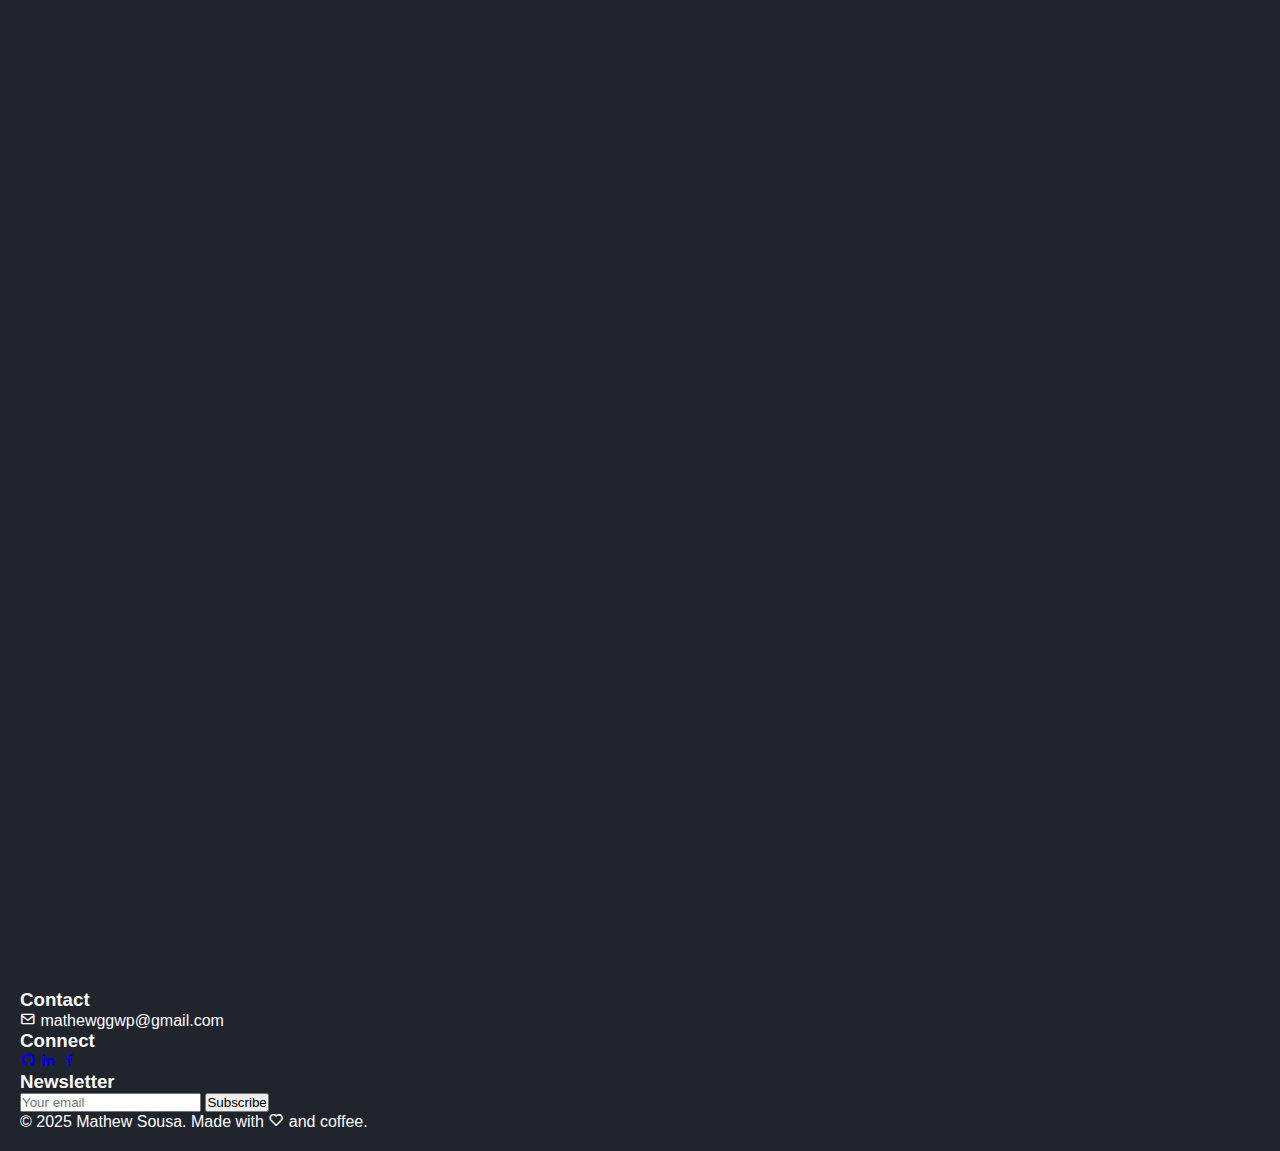
<file: index.html>
<!DOCTYPE html>
<html lang="en">

<head>
    <meta charset="UTF-8">
    <meta name="viewport" content="width=device-width, initial-scale=1.0">
    <title>Mathew Sousa</title>
    <link href='https://unpkg.com/boxicons@2.1.4/css/boxicons.min.css' rel='stylesheet'>
    <link rel="stylesheet" href="css/style.css">
    <link rel="shortcut icon" href="imgs/MSfavicon2.ico" type="image/x-icon">
</head>

<body>

    <header class="header">
        <a href="#" class="logo">Portfolio</a>

        <nav class="navbar">
            <a href="index.html" style="--i:1;" class="active">Home</a>
            <a href="about.html" style="--i:2;">About</a>
            <a href="skills.html" style="--i:3;">Skills</a>
            <!--<a href="#" style="--i:4;">Portfolio</a>-->
            <a href="contact.html" style="--i:5;">Contact</a>
        </nav>
    </header>

    <section class="home">
        <div class="home-content">
            <h3>Hello, I am</h3>
            <h1>Mathew Sousa</h1>
            <h3 id="test">And I am a <span>Fullstack Developer</span> </h3>
            <p>Fullstack developer with skills in both front-end and back-end, focused on building modern, responsive,
                and efficient applications. I have experience with personal and collaborative projects, always seeking
                to learn new technologies and deliver solutions that provide real value to clients.</p>

            <div class="social-media">
                <a href="https://www.facebook.com/mathew.hard.7" target="blank" rel="noopener noreferrer"
                    style="--i:7;"><i class='bx bxl-facebook'></i></a>
                <a href="https://github.com/Mathewsf" target="blank" rel="noopener noreferrer" style="--i:8;"><i
                        class='bx bxl-github'></i></a>
                <a href="https://www.linkedin.com/in/mathew-vila-verde-sousa-08a0a3263?utm_source=share&utm_campaign=share_via&utm_content=profile&utm_medium=ios_app"
                    target="blank" rel="noopener noreferrer" style="--i:10;"><i class='bx bxl-linkedin'></i></a>
            </div>

            <a href="files/Mathew Vila Verde Sousa.pdf" download="Mathew_Sousa_CV.pdf" target="blank" class="btn">
                Download CV</a>

        </div>

        <div class="home-img">
            <picture>
                <source media="(max-width: 635px)" srcset="imgs/FotoHome200.png" type="image/png">
                <source media="(max-width: 802px)" srcset="imgs/FotoHome300.png" type="image/png">
                <source media="(max-width: 1050px)" srcset="imgs/FotoHome390.png" type="image/png">
                <img src="imgs/foto-home.png" alt="image home">
            </picture>
        </div>
    </section>
    <footer class="site-footer">
        <div class="footer-content">
            <div class="footer-section">
                <h3>Contact</h3>
                <p><i class='bx bx-envelope'></i> mathewggwp@gmail.com</p>
            </div>

            <div class="footer-section">
                <h3>Connect</h3>
                <div class="social-links">
                    <a href="https://github.com/Mathewsf" target="blank" rel="noopener noreferrer"><i
                            class='bx bxl-github'></i></a>
                    <a href="https://www.linkedin.com/in/mathew-vila-verde-sousa-08a0a3263?utm_source=share&utm_campaign=share_via&utm_content=profile&utm_medium=ios_app"
                        target="blank" rel="noopener noreferrer"><i class='bx bxl-linkedin'></i></a>
                    <a href="https://www.facebook.com/mathew.hard.7" target="blank" rel="noopener noreferrer"><i
                            class='bx bxl-facebook'></i></a>
                </div>
            </div>

            <div class="footer-section">
                <h3>Newsletter</h3>
                <form class="newsletter-form">
                    <input type="email" placeholder="Your email">
                    <button type="submit">Subscribe</button>
                </form>
            </div>
        </div>

        <div class="footer-bottom">
            <p>© 2025 Mathew Sousa. Made with <i class='bx bx-heart'></i> and coffee.</p>
        </div>
    </footer>
</body>

</html>
</file>
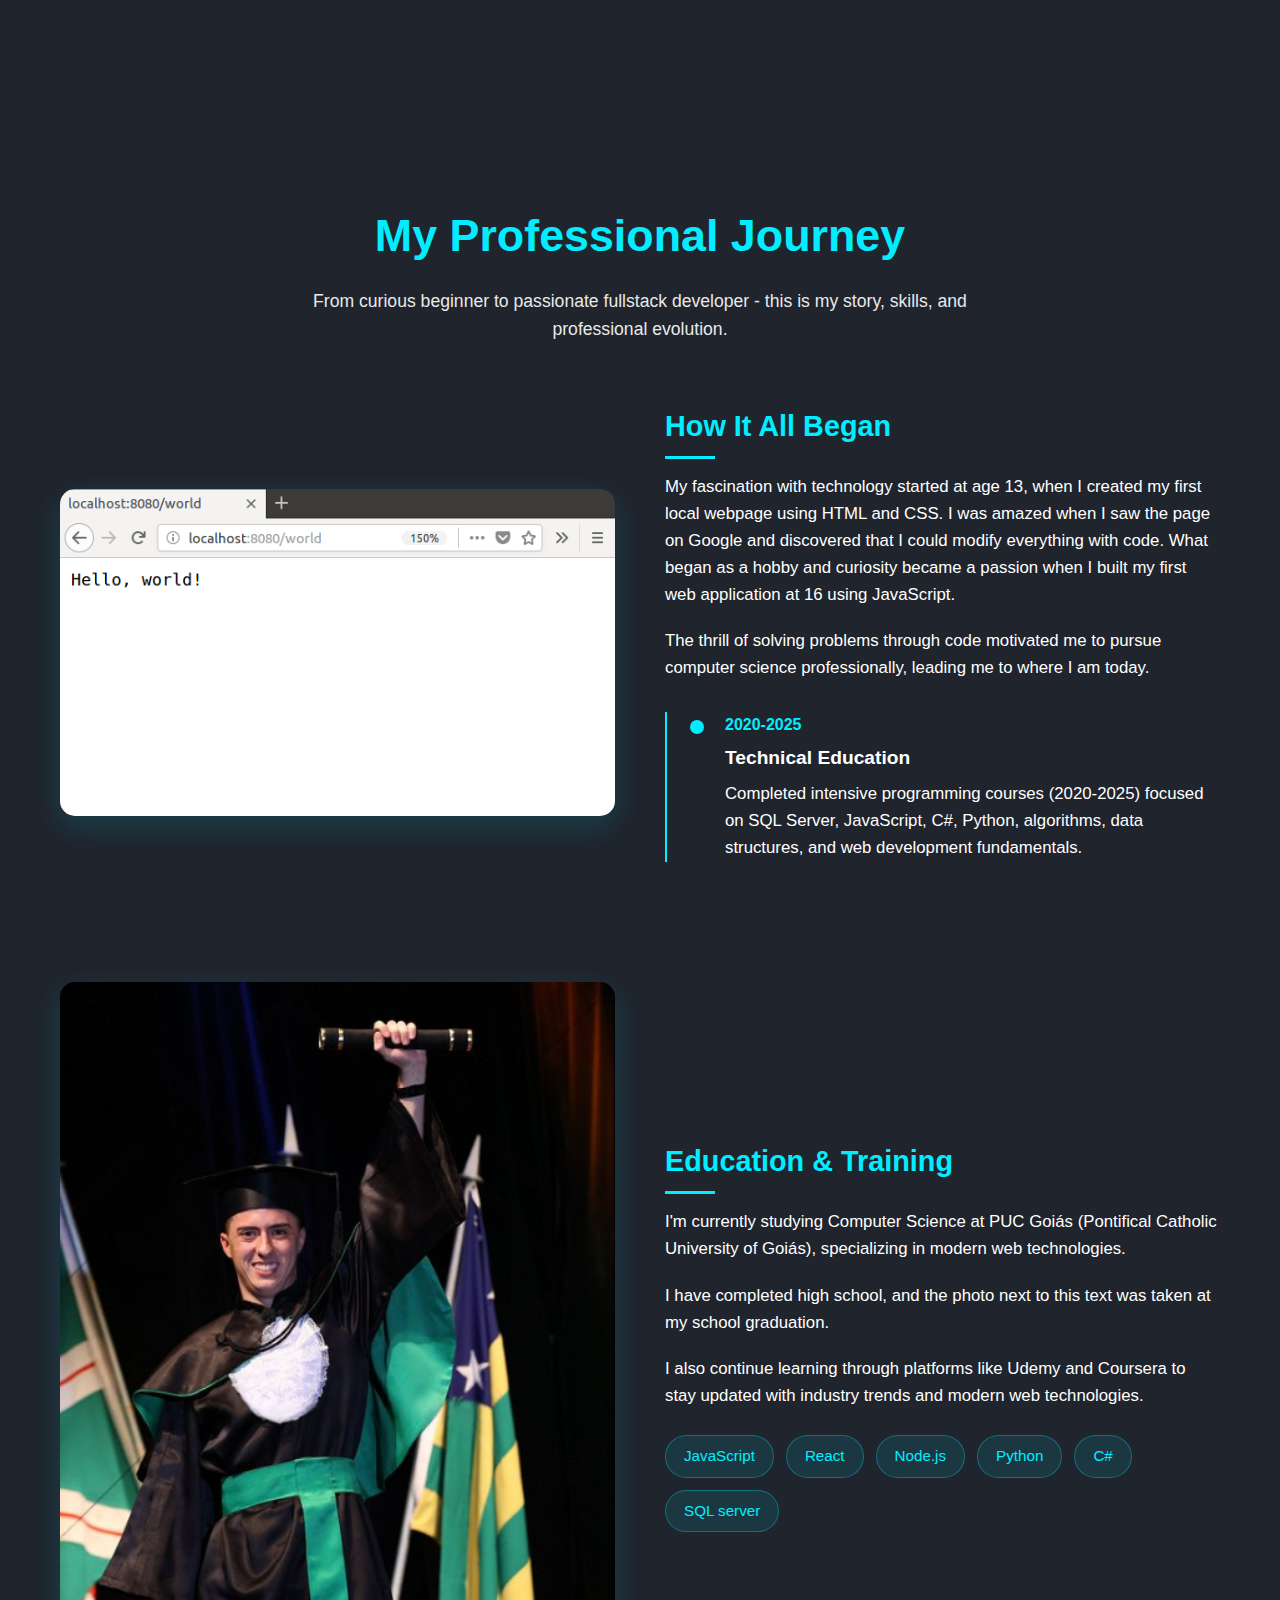
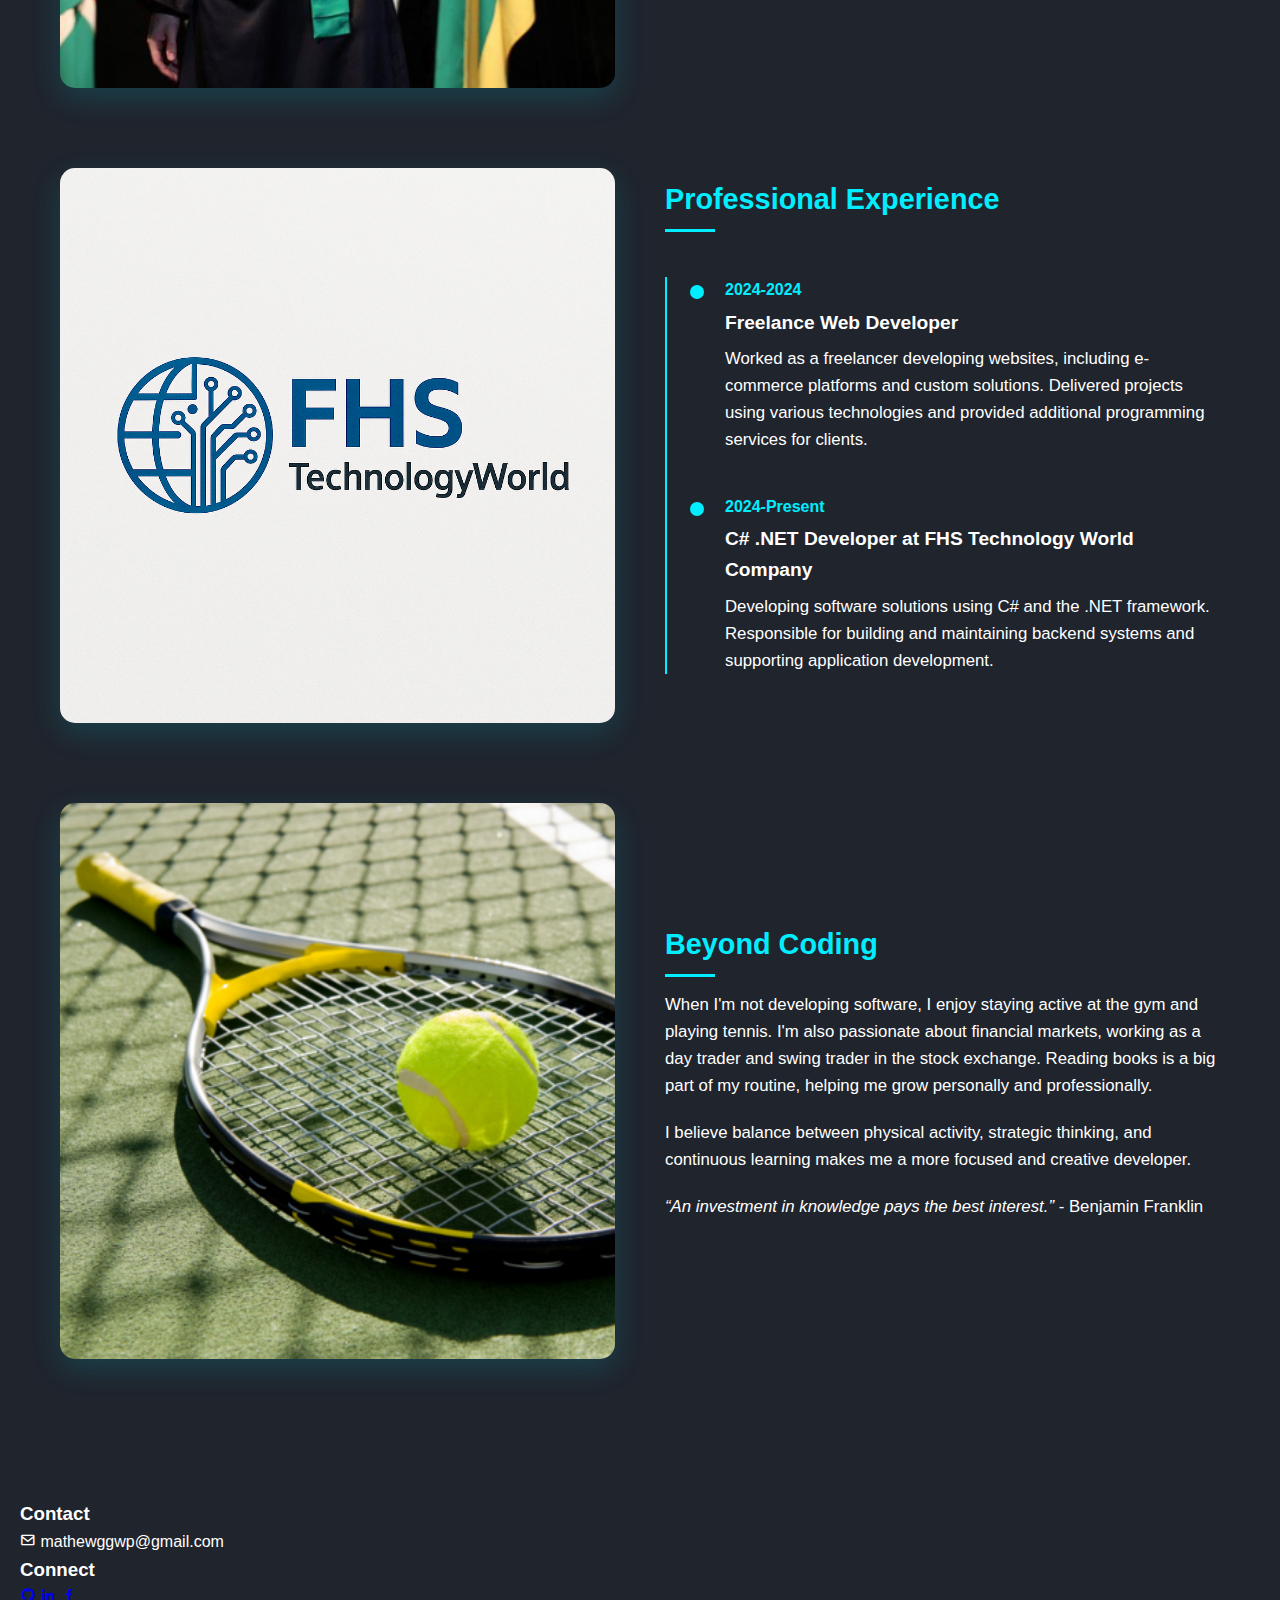
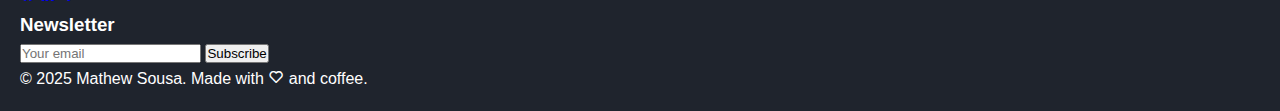
<file: about.html>
<!DOCTYPE html>
<html lang="en">

<head>
    <meta charset="UTF-8">
    <meta name="viewport" content="width=device-width, initial-scale=1.0">
    <title>Mathew Sousa</title>
    <link href='https://unpkg.com/boxicons@2.1.4/css/boxicons.min.css' rel='stylesheet'>
    <link rel="stylesheet" href="css/style.css">
    <link rel="stylesheet" href="css/pages/about.css">
    <link rel="shortcut icon" href="imgs/MSfavicon2.ico" type="image/x-icon">
</head>

<body>
    <header class="header">
        <a href="#" class="logo">Portfolio</a>

        <nav class="navbar">
            <a href="index.html" style="--i:1;">Home</a>
            <a href="about.html" style="--i:2;" class="active">About</a>
            <a href="skills.html" style="--i:3;">Skills</a>
            <!--<a href="#" style="--i:4;">Portfolio</a>-->
            <a href="contact.html" style="--i:5;">Contact</a>
        </nav>
    </header>

    <div class="about-container">
        <!-- Header -->
        <header class="about-header">
            <h1>My Professional Journey</h1>
            <p>From curious beginner to passionate fullstack developer - this is my story, skills, and professional
                evolution.</p>
        </header>

        <!-- Section 1: Background -->
        <section class="about-section">
            <div class="about-img">
                <img src="imgs/hello-server.png" alt="Early coding days">
            </div>
            <div class="about-content">
                <h2 class="section-title">How It All Began</h2>
                <p>My fascination with technology started at age 13, when I created my first local webpage using HTML
                    and CSS. I was amazed when I saw the page on Google and discovered that I could modify everything
                    with code. What began as a hobby and curiosity became a passion when I built my first web
                    application at 16 using JavaScript.</p>
                <p>The thrill of solving problems through code motivated me to pursue computer science professionally,
                    leading me to where I am today.</p>

                <div class="timeline">
                    <div class="timeline-item">
                        <span class="timeline-date">2020-2025</span>
                        <h3 class="timeline-title">Technical Education</h3>
                        <p>Completed intensive programming courses (2020-2025) focused on SQL Server, JavaScript, C#,
                            Python, algorithms, data structures, and web development fundamentals.</p>
                    </div>
                </div>
            </div>
        </section>

        <!-- Section 2: Education -->
        <section class="about-section reverse">
            <div class="about-content">
                <h2 class="section-title">Education & Training</h2>
                <p>I'm currently studying Computer Science at PUC Goiás (Pontifical Catholic University of Goiás),
                    specializing in modern web technologies.
                </p>
                <p>
                    I have completed high school, and the photo next to this text was taken at my school graduation.
                </p>
                <p>I also continue learning through platforms like Udemy and Coursera to stay updated with industry
                    trends and modern web technologies.
                </p>

                <div class="skills-cloud">
                    <span class="skill-tag">JavaScript</span>
                    <span class="skill-tag">React</span>
                    <span class="skill-tag">Node.js</span>
                    <span class="skill-tag">Python</span>
                    <span class="skill-tag">C#</span>
                    <span class="skill-tag">SQL server</span>
                </div>
            </div>
            <div class="about-img">
                <img src="imgs/formatura.png" alt="Education background">
            </div>
        </section>

        <!-- Section 3: Career -->
        <section class="about-section">
            <div class="about-img">
                <img src="imgs/LogoFHS.png" alt="Work environment">
            </div>
            <div class="about-content">
                <h2 class="section-title">Professional Experience</h2>

                <div class="timeline">
                    <div class="timeline-item">
                        <span class="timeline-date">2024-2024</span>
                        <h3 class="timeline-title">Freelance Web Developer</h3>
                        <p>Worked as a freelancer developing websites, including e-commerce platforms and custom
                            solutions. Delivered projects using various technologies and provided additional programming
                            services for clients.</p>
                    </div>
                    <div class="timeline-item">
                        <span class="timeline-date">2024-Present</span>
                        <h3 class="timeline-title">C# .NET Developer at FHS Technology World Company</h3>
                        <p>Developing software solutions using C# and the .NET framework. Responsible for building and
                            maintaining backend systems and supporting application development.</p>
                    </div>
                </div>
            </div>
        </section>

        <!-- Section 4: Personal -->
        <section class="about-section reverse">
            <div class="about-content">
                <h2 class="section-title">Beyond Coding</h2>
                <p>When I'm not developing software, I enjoy staying active at the gym and playing tennis. I'm also
                    passionate about financial markets, working as a day trader and swing trader in the stock exchange.
                    Reading books is a big part of my routine, helping me grow personally and professionally.</p>
                <p>I believe balance between physical activity, strategic thinking, and continuous learning makes me a
                    more focused and creative developer.</p>
                <p><em>“An investment in knowledge pays the best interest.”</em> - Benjamin Franklin</p>
            </div>
            <div class="about-img">
                <img src="imgs/TennisSport.png" alt="Personal hobbies">
            </div>
        </section>
    </div>

    <footer class="site-footer">
        <div class="footer-content">
            <div class="footer-section">
                <h3>Contact</h3>
                <p><i class='bx bx-envelope'></i> mathewggwp@gmail.com</p>
            </div>

            <div class="footer-section">
                <h3>Connect</h3>
                <div class="social-links">
                    <a href="https://github.com/Mathewsf" target="blank" rel="noopener noreferrer"><i
                            class='bx bxl-github'></i></a>
                    <a href="https://www.linkedin.com/in/mathew-vila-verde-sousa-08a0a3263?utm_source=share&utm_campaign=share_via&utm_content=profile&utm_medium=ios_app"
                        target="blank" rel="noopener noreferrer"><i class='bx bxl-linkedin'></i></a>
                    <a href="https://www.facebook.com/mathew.hard.7" target="blank" rel="noopener noreferrer"><i
                            class='bx bxl-facebook'></i></a>
                </div>
            </div>

            <div class="footer-section">
                <h3>Newsletter</h3>
                <form class="newsletter-form">
                    <input type="email" placeholder="Your email">
                    <button type="submit">Subscribe</button>
                </form>
            </div>
        </div>

        <div class="footer-bottom">
            <p>© 2025 Mathew Sousa. Made with <i class='bx bx-heart'></i> and coffee.</p>
        </div>
    </footer>
</body>

</html>
</file>
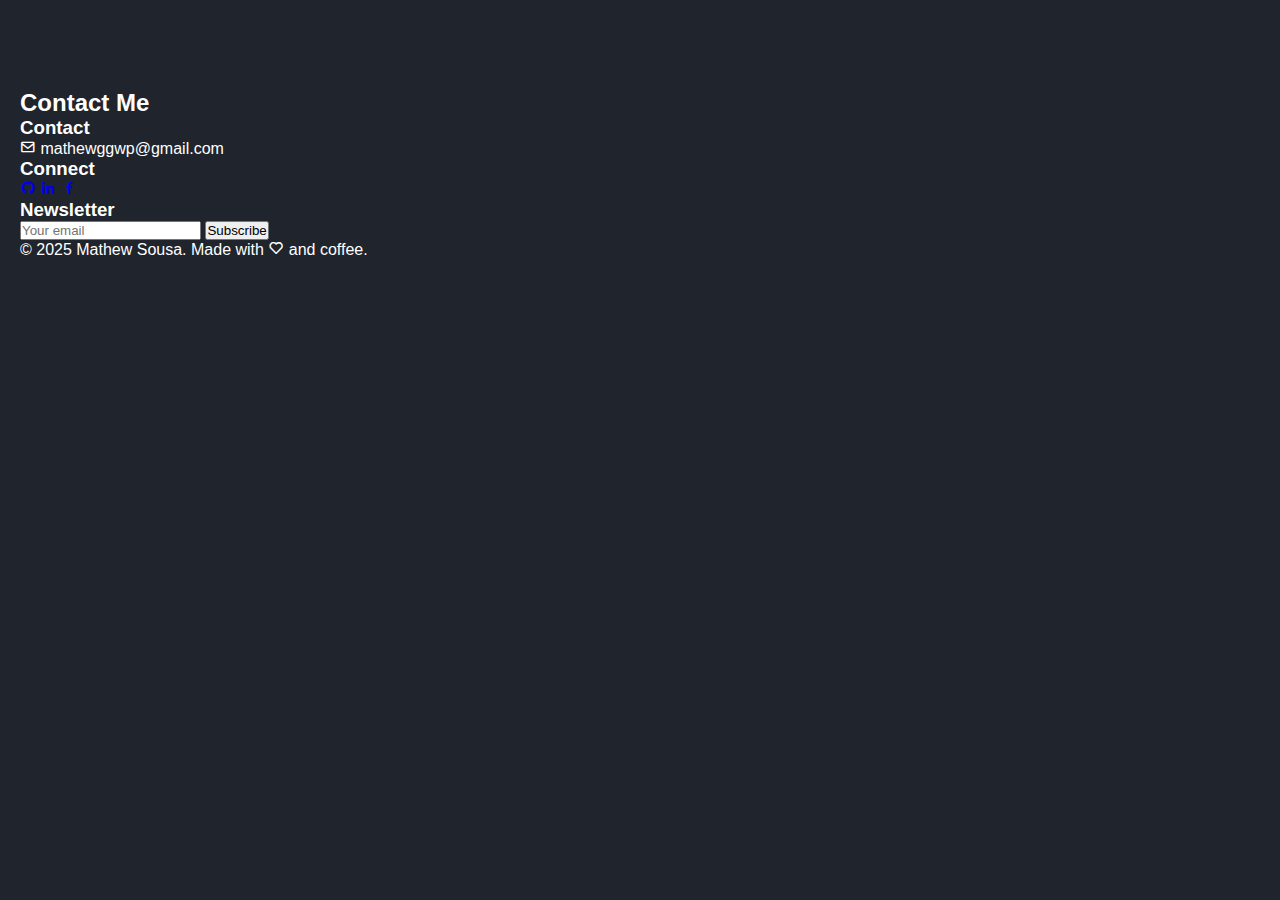
<file: contact.html>
<!DOCTYPE html>
<html lang="en">

<head>
    <meta charset="UTF-8">
    <meta name="viewport" content="width=device-width, initial-scale=1.0">
    <title>Mathew Sousa</title>
    <link href='https://unpkg.com/boxicons@2.1.4/css/boxicons.min.css' rel='stylesheet'>
    <link rel="stylesheet" href="css/style.css">
    <link rel="shortcut icon" href="imgs/MSfavicon2.ico" type="image/x-icon">
</head>

<body>
    <header class="header">
        <a href="#" class="logo">Portfolio</a>

        <nav class="navbar">
            <a href="index.html" style="--i:1;">Home</a>
            <a href="about.html" style="--i:2;" class="active">About</a>
            <a href="skills.html" style="--i:3;">Skills</a>
            <!--<a href="#" style="--i:4;">Portfolio</a>-->
            <a href="contact.html" style="--i:5;">Contact</a>
        </nav>
    </header>

    <h2 id="titleSkills">Contact Me</h2>


    <footer class="site-footer">
        <div class="footer-content">
            <div class="footer-section">
                <h3>Contact</h3>
                <p><i class='bx bx-envelope'></i> mathewggwp@gmail.com</p>
            </div>

            <div class="footer-section">
                <h3>Connect</h3>
                <div class="social-links">
                    <a href="https://github.com/Mathewsf" target="blank" rel="noopener noreferrer"><i
                            class='bx bxl-github'></i></a>
                    <a href="https://www.linkedin.com/in/mathew-vila-verde-sousa-08a0a3263?utm_source=share&utm_campaign=share_via&utm_content=profile&utm_medium=ios_app"
                        target="blank" rel="noopener noreferrer"><i class='bx bxl-linkedin'></i></a>
                    <a href="https://www.facebook.com/mathew.hard.7" target="blank" rel="noopener noreferrer"><i
                            class='bx bxl-facebook'></i></a>
                </div>
            </div>

            <div class="footer-section">
                <h3>Newsletter</h3>
                <form class="newsletter-form">
                    <input type="email" placeholder="Your email">
                    <button type="submit">Subscribe</button>
                </form>
            </div>
        </div>

        <div class="footer-bottom">
            <p>© 2025 Mathew Sousa. Made with <i class='bx bx-heart'></i> and coffee.</p>
        </div>
    </footer>
</body>

</html>
</file>
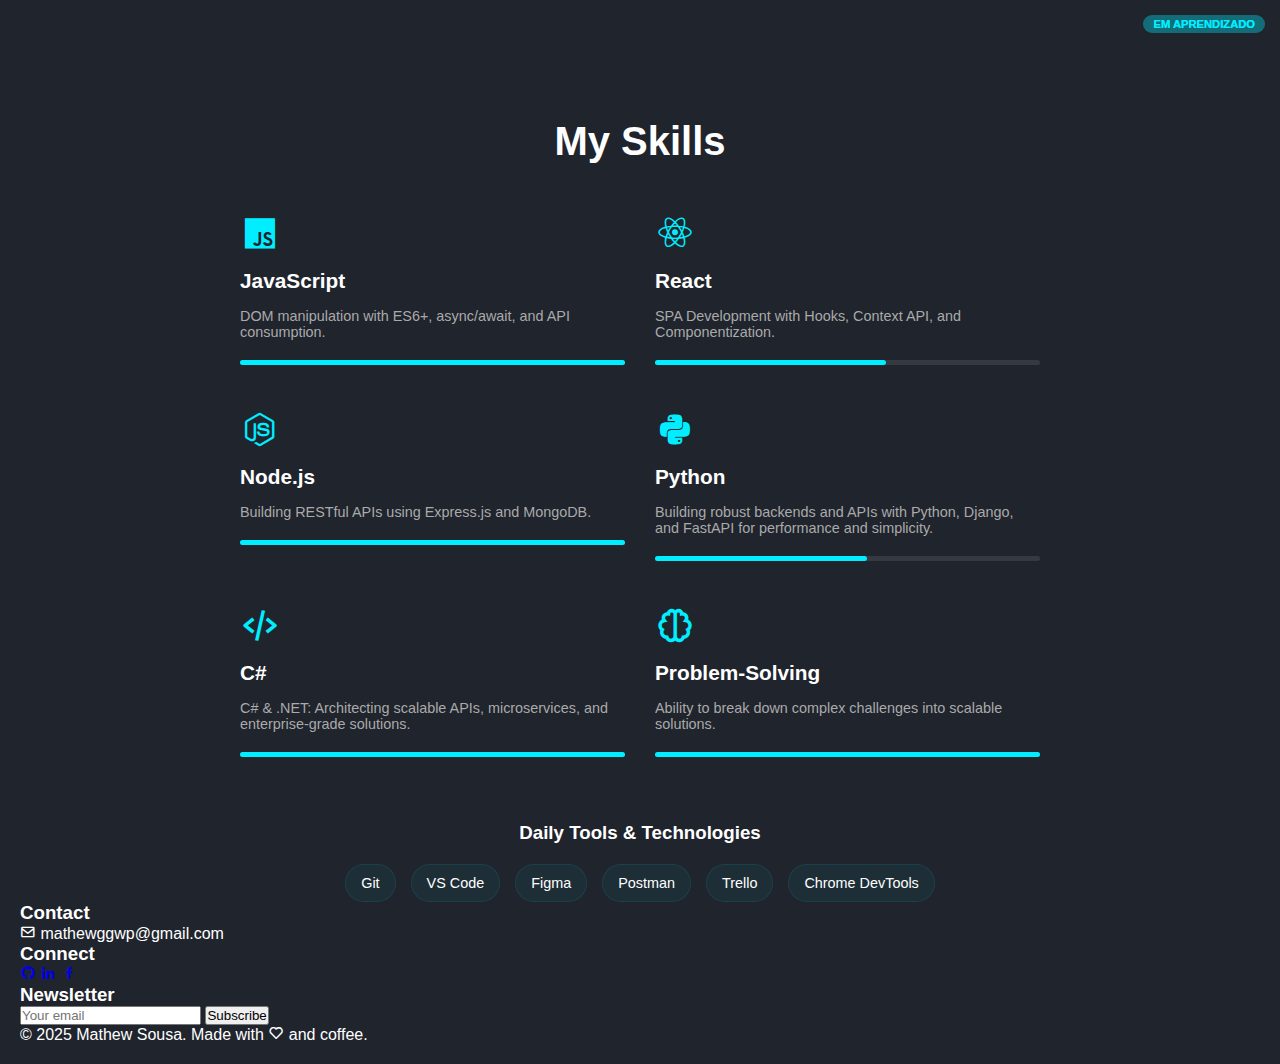
<file: skills.html>
<!DOCTYPE html>
<html lang="en">

<head>
    <meta charset="UTF-8">
    <meta name="viewport" content="width=device-width, initial-scale=1.0">
    <title>Mathew Sousa</title>
    <link href='https://unpkg.com/boxicons@2.1.4/css/boxicons.min.css' rel='stylesheet'>
    <link rel="stylesheet" href="css/style.css">
    <link rel="stylesheet" href="css/pages/skills.css">
    <link rel="shortcut icon" href="imgs/MSfavicon2.ico" type="image/x-icon">
</head>

<body>

    <header class="header">
        <a href="#" class="logo">Portfolio</a>

        <nav class="navbar">
            <a href="index.html" style="--i:1;">Home</a>
            <a href="about.html" style="--i:2;">About</a>
            <a href="skills.html" style="--i:3;" class="active">Skills</a>
            <!--<a href="#" style="--i:4;">Portfolio</a>-->
            <a href="contact.html" style="--i:5;">Contact</a>
        </nav>
    </header>
    <div class="skills-container">
        <h2 id="titleSkills">My Skills</h2>

        <div class="skills-grid">
            <!-- Card 1 - Skill Principal -->
            <div class="skill-card-left">
                <i class='bx bxl-javascript skill-icon'></i>
                <h3 class="skill-title">JavaScript</h3>
                <p class="skill-desc">DOM manipulation with ES6+, async/await, and API consumption.</p>
                <div class="skill-level">
                    <div class="level-bar" style="width: 100%"></div>
                </div>
            </div>

            <!-- Card 2 - Skill Principal -->
            <div class="skill-card-right">
                <i class='bx bxl-react skill-icon'></i>
                <h3 class="skill-title">React</h3>
                <p class="skill-desc">SPA Development with Hooks, Context API, and Componentization.</p>
                <div class="skill-level">
                    <div class="level-bar" style="width: 60%"></div>
                </div>
                <span class="learning-label">EM APRENDIZADO</span>
            </div>

            <!-- Card 3 - Skill em Aprendizado -->
            <div class="skill-card-left">
                <i class='bx bxl-nodejs skill-icon'></i>
                <h3 class="skill-title">Node.js</h3>
                <p class="skill-desc">Building RESTful APIs using Express.js and MongoDB.</p>
                <div class="skill-level">
                    <div class="level-bar" style="width: 100%"></div>
                </div>
            </div>

            <div class="skill-card-right">
                <i class='bx bxl-python skill-icon'></i>
                <h3 class="skill-title">Python</h3>
                <p class="skill-desc">Building robust backends and APIs with Python, Django, and FastAPI for performance
                    and simplicity.</p>
                <div class="skill-level">
                    <div class="level-bar" style="width: 55%"></div>
                </div>
                <span class="learning-label">EM APRENDIZADO</span>
            </div>

            <div class="skill-card-left">
                <i class='bx bx-code-alt skill-icon'></i>
                <h3 class="skill-title">C#</h3>
                <p class="skill-desc">C# & .NET: Architecting scalable APIs, microservices, and enterprise-grade
                    solutions.</p>
                <div class="skill-level">
                    <div class="level-bar" style="width: 100%"></div>
                </div>
            </div>

            <!-- Card 4 - Soft Skill -->
            <div class="skill-card-right">
                <i class='bx bx-brain skill-icon'></i>
                <h3 class="skill-title">Problem-Solving</h3>
                <p class="skill-desc">Ability to break down complex challenges into scalable solutions.</p>
                <div class="skill-level">
                    <div class="level-bar" style="width: 100%"></div>
                </div>
            </div>
        </div>

        <!-- Seção de Ferramentas -->
        <div class="tools-section">
            <h3>Daily Tools & Technologies</h3>
            <div class="tools-grid">
                <div class="tool-item">Git</div>
                <div class="tool-item">VS Code</div>
                <div class="tool-item">Figma</div>
                <div class="tool-item">Postman</div>
                <div class="tool-item">Trello</div>
                <div class="tool-item">Chrome DevTools</div>
            </div>
        </div>
    </div>
    <footer class="site-footer">
        <div class="footer-content">
            <div class="footer-section">
                <h3>Contact</h3>
                <p><i class='bx bx-envelope'></i> mathewggwp@gmail.com</p>
            </div>

            <div class="footer-section">
                <h3>Connect</h3>
                <div class="social-links">
                    <a href="https://github.com/Mathewsf" target="blank" rel="noopener noreferrer"><i
                            class='bx bxl-github'></i></a>
                    <a href="https://www.linkedin.com/in/mathew-vila-verde-sousa-08a0a3263?utm_source=share&utm_campaign=share_via&utm_content=profile&utm_medium=ios_app"
                        target="blank" rel="noopener noreferrer"><i class='bx bxl-linkedin'></i></a>
                    <a href="https://www.facebook.com/mathew.hard.7" target="blank" rel="noopener noreferrer"><i
                            class='bx bxl-facebook'></i></a>
                </div>
            </div>

            <div class="footer-section">
                <h3>Newsletter</h3>
                <form class="newsletter-form">
                    <input type="email" id="newsletterEmail" placeholder="Your email">
                    <button type="submit">Subscribe</button>
                </form>
            </div>
        </div>

        <div class="footer-bottom">
            <p>© 2025 Mathew Sousa. Made with <i class='bx bx-heart'></i> and coffee.</p>
        </div>
    </footer>
    <script type="module" src="script.js"></script>
</body>

</html>
</file>
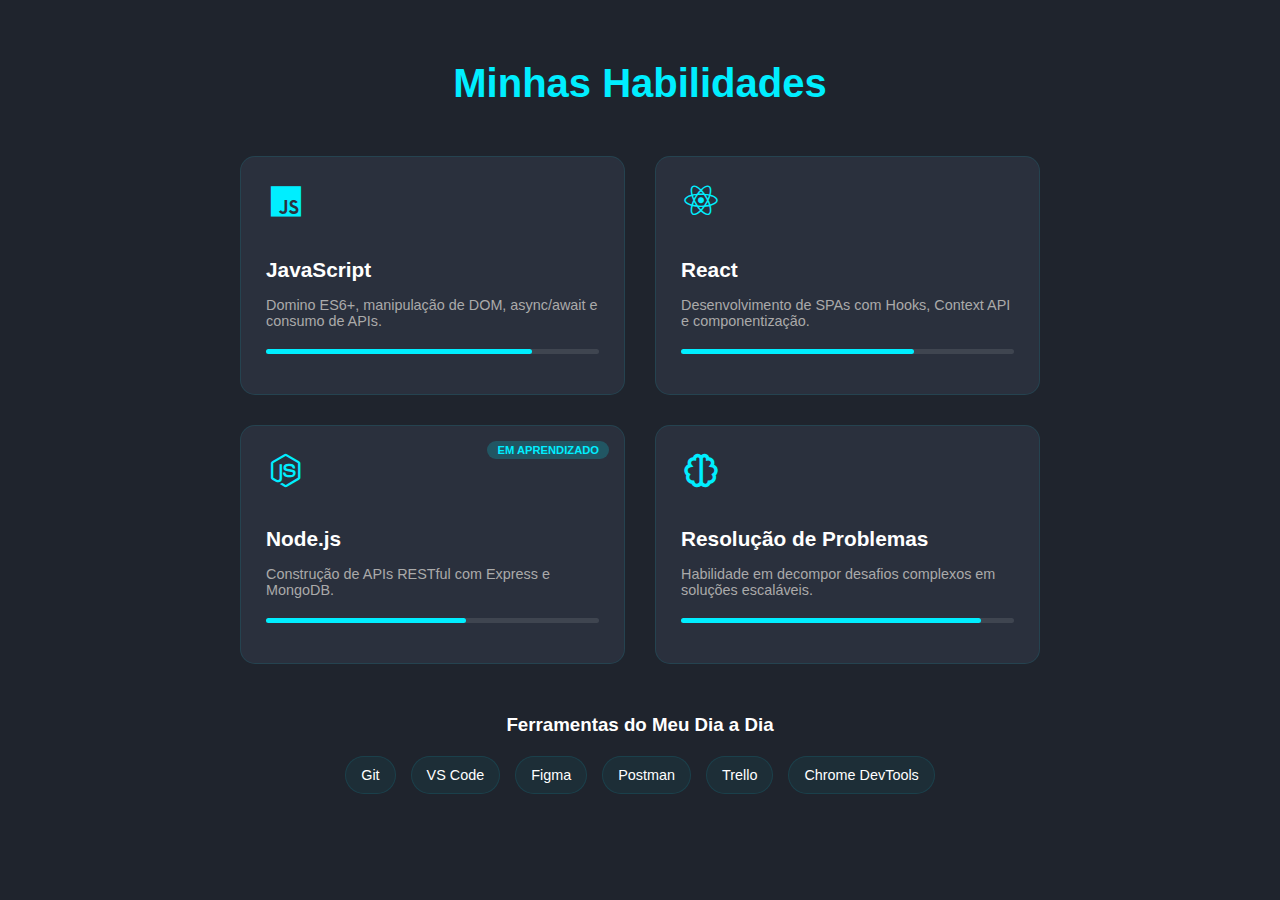
<file: html-css/skills.html>
<!DOCTYPE html>
<html lang="pt-BR">
<head>
    <meta charset="UTF-8">
    <meta name="viewport" content="width=device-width, initial-scale=1.0">
    <title>Minhas Skills</title>
    <link href='https://unpkg.com/boxicons@2.1.4/css/boxicons.min.css' rel='stylesheet'>
    <style>
        /* Estilos Gerais */
        :root {
            --primary: #0ef;
            --dark: #1f242d;
            --light: #fff;
            --gray: #2a303d;
        }
        
        body {
            background: var(--dark);
            color: var(--light);
            font-family: 'Poppins', sans-serif;
            padding: 20px;
        }
        
        .skills-container {
            max-width: 800px;
            margin: 0 auto;
        }
        
        h2 {
            text-align: center;
            font-size: 2.5rem;
            margin-bottom: 50px;
            color: var(--primary);
        }
        
        /* Layout Principal */
        .skills-grid {
            display: grid;
            grid-template-columns: repeat(auto-fill, minmax(250px, 1fr));
            gap: 30px;
        }
        
        .skill-card {
            background: var(--gray);
            border-radius: 15px;
            padding: 25px;
            transition: transform 0.3s;
            position: relative;
            overflow: hidden;
            border: 1px solid rgba(0, 238, 255, 0.1);
        }
        
        .skill-card:hover {
            transform: translateY(-10px);
            box-shadow: 0 10px 20px rgba(0, 238, 255, 0.1);
        }
        
        /* Elementos dos Cards */
        .skill-icon {
            font-size: 2.5rem;
            color: var(--primary);
            margin-bottom: 15px;
        }
        
        .skill-title {
            font-size: 1.3rem;
            margin-bottom: 15px;
        }
        
        .skill-desc {
            color: #aaa;
            font-size: 0.9rem;
            margin-bottom: 20px;
        }
        
        .skill-level {
            height: 5px;
            background: rgba(255, 255, 255, 0.1);
            border-radius: 5px;
            margin-bottom: 15px;
        }
        
        .level-bar {
            height: 100%;
            border-radius: 5px;
            background: var(--primary);
        }
        
        .learning-label {
            position: absolute;
            top: 15px;
            right: 15px;
            background: rgba(0, 238, 255, 0.2);
            color: var(--primary);
            padding: 3px 10px;
            border-radius: 20px;
            font-size: 0.7rem;
            font-weight: bold;
        }
        
        /* Seção complementar */
        .tools-section {
            margin-top: 50px;
            text-align: center;
        }
        
        .tools-grid {
            display: flex;
            flex-wrap: wrap;
            justify-content: center;
            gap: 15px;
            margin-top: 20px;
        }
        
        .tool-item {
            background: rgba(0, 238, 255, 0.05);
            padding: 10px 15px;
            border-radius: 30px;
            border: 1px solid rgba(0, 238, 255, 0.1);
            font-size: 0.9rem;
        }
    </style>
</head>
<body>
    <div class="skills-container">
        <h2>Minhas <span style="color: #0ef;">Habilidades</span></h2>
        
        <div class="skills-grid">
            <!-- Card 1 - Skill Principal -->
            <div class="skill-card">
                <i class='bx bxl-javascript skill-icon'></i>
                <h3 class="skill-title">JavaScript</h3>
                <p class="skill-desc">Domino ES6+, manipulação de DOM, async/await e consumo de APIs.</p>
                <div class="skill-level">
                    <div class="level-bar" style="width: 80%"></div>
                </div>
            </div>
            
            <!-- Card 2 - Skill Principal -->
            <div class="skill-card">
                <i class='bx bxl-react skill-icon'></i>
                <h3 class="skill-title">React</h3>
                <p class="skill-desc">Desenvolvimento de SPAs com Hooks, Context API e componentização.</p>
                <div class="skill-level">
                    <div class="level-bar" style="width: 70%"></div>
                </div>
            </div>
            
            <!-- Card 3 - Skill em Aprendizado -->
            <div class="skill-card">
                <i class='bx bxl-nodejs skill-icon'></i>
                <h3 class="skill-title">Node.js</h3>
                <p class="skill-desc">Construção de APIs RESTful com Express e MongoDB.</p>
                <div class="skill-level">
                    <div class="level-bar" style="width: 60%"></div>
                </div>
                <span class="learning-label">EM APRENDIZADO</span>
            </div>
            
            <!-- Card 4 - Soft Skill -->
            <div class="skill-card">
                <i class='bx bx-brain skill-icon'></i>
                <h3 class="skill-title">Resolução de Problemas</h3>
                <p class="skill-desc">Habilidade em decompor desafios complexos em soluções escaláveis.</p>
                <div class="skill-level">
                    <div class="level-bar" style="width: 90%"></div>
                </div>
            </div>
        </div>
        
        <!-- Seção de Ferramentas -->
        <div class="tools-section">
            <h3>Ferramentas do Meu Dia a Dia</h3>
            <div class="tools-grid">
                <div class="tool-item">Git</div>
                <div class="tool-item">VS Code</div>
                <div class="tool-item">Figma</div>
                <div class="tool-item">Postman</div>
                <div class="tool-item">Trello</div>
                <div class="tool-item">Chrome DevTools</div>
            </div>
        </div>
    </div>
</body>
</html>
</file>
<file: css/style.css>
@charset "UTF-8";

@keyframes slideRight {
  0% {
    transform: translateX(-100px);
    opacity: 0;
  }

  100% {
    transform: translateX(0);
    opacity: 1;
  }
}

@keyframes slideLeft {
  0% {
    transform: translateX(100px);
    opacity: 0;
  }

  100% {
    transform: translateX(0);
    opacity: 1;
  }
}

@keyframes slideTop {
  0% {
    transform: translateY(100px);
    opacity: 0;
  }

  100% {
    transform: translateY(0);
    opacity: 1;
  }
}

@keyframes slideBottom {
  0% {
    transform: translateY(-100px);
    opacity: 0;
  }

  100% {
    transform: translateY(0);
    opacity: 1;
  }
}

@keyframes zoomIn {
  0% {
    transform: scale(0);
    opacity: 0;
  }

  100% {
    transform: scale(1);
    opacity: 1;
  }
}

@keyframes floatImage {
  0% {
    transform: translateY(0);
  }
  50% {
    transform: translateY(-24px);
  }
  100% {
    transform: translateY(0);
  }
}

html, body {
  width: 100%;
  overflow-x: hidden; 
}

body * {
  max-width: 100%;
  box-sizing: border-box;
}

* {
    margin: 0;
    padding: 0;
    box-sizing: border-box;
    font-family: 'Poppins', sans-serif;
}

body {
  background: #1f242d;
  color: #fff;
  padding: 20px;
}

.header {
    position: static;
    top: 0;
    left: 0;
    width: 100%;
    padding: 20px 10%;
    background: transparent;
    display: flex;
    justify-content: space-between;
    align-items: center;
    z-index: 100;
}

.logo {
    font-size: 25px;
    color: #fff;
    text-decoration: none;
    font-weight: 600;
    cursor: default;
    opacity: 0;
    animation: slideRight 1s ease forwards;
}

.navbar a {
    display: inline-block;
    font-size: 18px;
    color: #fff;
    text-decoration: none;
    font-weight: 500;
    margin-left: 35px;
    transition: .3s;
    flex-wrap: wrap;
    opacity: 0;
    animation: slideTop .5s ease forwards;
    animation-delay: calc(.2s * var(--i));
}

.navbar a[style*="--i:1"] {
  margin-left: 29px; 
}

.navbar a:hover,
.navbar a.active {
    color: #0ef;
}

.navbar {
  gap: 10px; 
}

.home {
    position: relative;
    width: 100%;
    height: 100vh;
    display: flex;
    justify-content: space-between;
    align-items: center;
    padding: 70px 10% 0;
}

.home-img img {
  max-width: 450px;
  margin-right: -20px;
  opacity: 0; 
  animation: zoomIn 1s ease forwards, floatImage 4s ease-in-out infinite;
  animation-delay: 2s, 3s;
}

.home-content {
  max-width: 600px;
  padding-left: 30px;
}

.home-content h3#test {
  margin-bottom: 30px;
  animation: slideTop 1s ease forwards;
  animation-delay: .7s;
}

.home-content h3 {
  font-size: 32px;
  font-weight: 700;           
  opacity: 0;
  animation: slideBottom 1s ease forwards;
  animation-delay: .7s;
}

.home-content p {
  font-size: 16px;
  opacity: 0; 
  animation: slideRight 1s ease forwards;
  animation-delay: 1s;
}

.home-content h1 {
  font-size: 56px;
  font-weight: 700;
  margin: 10px 0px; 
  opacity: 0; 
  animation: slideLeft 1s ease forwards;
  animation-delay: 1s;
}

.home-content h3 span {
  color: #0ef;
}

.social-media a {
  display: inline-flex;
  justify-content: center;
  align-items: center;
  width: 40px;
  height: 40px;
  background: transparent;
  border: 2px solid #0ef;
  border-radius: 50%;
  font-size: 20px;
  color: #0ef;
  text-decoration: none;
  margin: 30px 15px 30px 0;
  transition: .5s ease;
  opacity: 0; 
  animation: slideRight 1s ease forwards;
  animation-delay: calc(.2s * var(--i));
}

.social-media a:hover {
  background: #0ef;
  color: #1f242d;
  box-shadow: 0 0 20px #0ef;
}

.btn {
  display: inline-block;
  padding: 12px 28px;
  background-color: #0ef;
  border-radius: 40px;
  box-shadow: 0 0 10px #0ef;
  font-size: 16px;
  color: #1f242d;
  letter-spacing: 1px;
  text-decoration: none;
  font-weight: 600;
  opacity: 0; 
  animation: slideTop 1s ease forwards;
  animation-delay: 2s;
}

@media (max-width: 880px) {
  .home {
      padding: 20px 5% 0;
  }

  .home-content h1 {
      font-size: 46px;
  }

  .home-content h3 {
      font-size: 28px;
  }

  .home-content p {
      font-size: 0.9rem;
  }

  .social-media a {
      font-size: 1.2rem;
      margin-right: 10px;
  }
  
}

@media (max-width: 701px) {
  .logo{
    font-size: 20px;
  }
  .home {
      padding: 20px 5% 0;
  }

  .home-content h1 {
      font-size: 37px;
  }

  .home-content h3 {
      font-size: 20px;
  }

  .home-content p {
      font-size: 0.9rem;
  }

  .social-media a {
      font-size: 1.2rem;
      margin-right: 10px;
  }

  .navbar a {
    font-size: 16px;
    font-weight: 500;
    margin-left: 30px;
  }
}

@media (max-width: 633px) {
  .logo{
    font-size: 19px;
  }
  .navbar {
    display: flex;
    overflow-x: auto; /* Permite rolagem horizontal se necessário */
    -webkit-overflow-scrolling: touch; /* Rolagem suave em iOS */
    white-space: nowrap; /* Impede a quebra de linha */
    gap: 10px; /* Espaço entre os itens */
    padding: 10px 0; /* Espaçamento vertical */
  }

  .navbar a {
    font-size: 14px; /* Tamanho menor para caber mais itens */
    margin-left: 0; /* Remove a margem esquerda individual */
    flex-shrink: 0; /* Impede que os itens encolham */
    padding: 5px 10px; /* Espaçamento interno reduzido */
  }
  .navbar::-webkit-scrollbar {
    display: none;
  }
  .home {
    display: flex;
    flex-direction: column;
    align-items: center; /* Centraliza horizontalmente */
    padding: 15px 5% 0;
    overflow-x: hidden;
    text-align: center; /* Centraliza texto */
  }

  .home-img {
    order: -1; /* Move a imagem para cima do conteúdo */
    margin-bottom: 0px;
    margin-top: 10px;
    width: 100%;
  }

  .home-img img {
    max-width: 200px; /* Tamanho ideal para mobile */
    height: auto;
    display: block;
    margin: 0 auto; /* Centraliza a imagem */
  }

  .home-content {
    width: 100%;
    display: flex;
    flex-direction: column;
    align-items: center; /* Centraliza todo o conteúdo */
  }

  .home-content h1 {
    font-size: 37px;
    margin-top: 0; /* Remove margem superior extra */
  }

.home-content h3 {
    font-size: 20px;
}

.home-content p {
    font-size: 0.9rem;
}

  .social-media {
    justify-content: center; /* Centraliza ícones */
    margin: 20px auto; /* Espaçamento equilibrado */
  }

  .btn {
    margin: 0 auto; /* Centraliza botão */
    margin-bottom: 50px;
  }
}

@media (max-width: 472px) {
  .home {
    display: flex;
    flex-direction: column;
    align-items: center; /* Centraliza horizontalmente */
    padding: 15px 5% 0;
    overflow-x: hidden;
    text-align: center; /* Centraliza texto */
  }

  .home-img {
    order: -1; /* Move a imagem para cima do conteúdo */
    margin-bottom: 0px;
    margin-top: 10px;
    width: 100%;
  }

  .home-img img {
    max-width: 200px; /* Tamanho ideal para mobile */
    height: auto;
    display: block;
    margin: 0 auto; /* Centraliza a imagem */
  }

  .home-content {
    width: 100%;
    display: flex;
    flex-direction: column;
    align-items: center; /* Centraliza todo o conteúdo */
  }

  .home-content h1 {
    font-size: 28px;
    margin-top: 0; /* Remove margem superior extra */
  }

  .social-media {
    justify-content: center; /* Centraliza ícones */
    margin: 20px auto; /* Espaçamento equilibrado */
  }

  .btn {
    margin: 0 auto; /* Centraliza botão */
    margin-bottom: 50px;
  }
}

@media (max-width: 768px) {
  body {
      -webkit-overflow-scrolling: touch;
      overflow-y: auto; 
  }
}
</file>
<file: css/pages/about.css>
@keyframes slideRight {
    0% {
        transform: translateX(-100px);
        opacity: 0;
    }

    100% {
        transform: translateX(0);
        opacity: 1;
    }
}

@keyframes slideLeft {
    0% {
        transform: translateX(100px);
        opacity: 0;
    }

    100% {
        transform: translateX(0);
        opacity: 1;
    }
}

@keyframes slideTop {
    0% {
        transform: translateY(100px);
        opacity: 0;
    }

    100% {
        transform: translateY(0);
        opacity: 1;
    }
}

@keyframes zoomIn {
    0% {
        transform: scale(0);
        opacity: 0;
    }

    100% {
        transform: scale(1);
        opacity: 1;
    }
}


:root {
    --primary: #0ef;
    --dark: #1f242d;
    --light: #fff;
    --gray: #2a303d;
}

* {
    margin: 0;
    padding: 0;
    box-sizing: border-box;
    font-family: 'Poppins', sans-serif;
}

body {
    background: var(--dark);
    color: var(--light);
    line-height: 1.6;
}

.about-container {
    max-width: 1200px;
    margin: 0 auto;
    padding: 100px 20px 60px;
}

.about-header {
    text-align: center;
    margin-bottom: 60px;
    animation: slideTop .5s ease forwards;
    animation-delay: calc(.0s);
}

.about-header h1 {
    font-size: 2.8rem;
    margin-bottom: 15px;
    color: var(--primary);
}

.about-header p {
    font-size: 1.1rem;
    max-width: 700px;
    margin: 0 auto;
    opacity: 0.9;
}

.about-section {
    display: flex;
    align-items: center;
    margin-bottom: 80px;
    gap: 50px;
}

.about-section.reverse {
    flex-direction: row-reverse;
}

.about-img {
    flex: 1;
    border-radius: 15px;
    overflow: hidden;
    box-shadow: 0 10px 30px rgba(0, 238, 255, 0.15);
    animation: zoomIn 1s ease forwards;
    animation-delay: 0s;
}

.about-img img {
    width: 100%;
    height: auto;
    display: block;
    transition: transform 0.5s;
}

.about-img:hover img {
    transform: scale(1.03);
}

.about-content {
    flex: 1;
    animation: slideLeft 1s ease forwards;
    animation-delay: 0s;
}

.section-title {
    font-size: 1.8rem;
    margin-bottom: 25px;
    color: var(--primary);
    position: relative;
    display: inline-block;
}

.section-title::after {
    content: '';
    position: absolute;
    bottom: -10px;
    left: 0;
    width: 50px;
    height: 3px;
    background: var(--primary);
}

.about-content p {
    margin-bottom: 20px;
    font-size: 1.05rem;
}

.timeline {
    position: relative;
    padding-left: 30px;
    margin-top: 30px;
}

.timeline::before {
    content: '';
    position: absolute;
    left: 0;
    top: 0;
    height: 100%;
    width: 2px;
    background: var(--primary);
}

.timeline-item {
    position: relative;
    margin-bottom: 40px;
    padding-left: 30px;
}

.timeline-item::before {
    content: '';
    position: absolute;
    left: -8px;
    top: 5px;
    width: 14px;
    height: 14px;
    border-radius: 50%;
    background: var(--primary);
    border: 3px solid var(--dark);
}

.timeline-date {
    color: var(--primary);
    font-weight: 600;
    display: block;
    margin-bottom: 5px;
}

.timeline-title {
    font-size: 1.2rem;
    margin-bottom: 8px;
}

.skills-cloud {
    display: flex;
    flex-wrap: wrap;
    gap: 12px;
    margin-top: 25px;
}

.skill-tag {
    background: rgba(0, 238, 255, 0.1);
    color: var(--primary);
    padding: 8px 18px;
    border-radius: 30px;
    font-size: 0.95rem;
    border: 1px solid rgba(0, 238, 255, 0.3);
    font-weight: 500;
}

@media (max-width: 768px) {
    .about-section {
        flex-direction: column;
        margin-bottom: 60px;
    }

    .about-section.reverse {
        flex-direction: column;
    }

    .about-content {
        margin-top: 30px;
    }

    .about-header h1 {
        font-size: 2.2rem;
    }
}
</file>
<file: css/pages/skills.css>
:root {
    --primary: #0ef;
    --dark: #1f242d;
    --light: #fff;
    --gray: #2a303d;
  }

body {
    background: #1f242d;
    color: #fff;
    padding: 20px;
}

.skills-container {
  max-width: 800px;
  margin: 0 auto;
}

h2#titleSkills {
    text-align: center;
    font-size: 2.5rem;
    margin: 30px 0 50px;
    color: var(--light);
    transition: color 0.3s ease; /* Smooth color transition */
  }
  
  h2#titleSkills:hover {
    color: var(--primary);
  }

/* Layout Principal */
.skills-grid {
  display: grid;
  grid-template-columns: repeat(auto-fill, minmax(250px, 1fr));
  gap: 30px;
}

.skill-card {
  background: var(--gray);
  border-radius: 15px;
  padding: 25px;
  transition: transform 0.3s;
  position: relative;
  overflow: hidden;
  border: 1px solid rgba(0, 238, 255, 0.1);
}

.skill-card:hover {
  transform: translateY(-10px);
  box-shadow: 0 10px 20px rgba(0, 238, 255, 0.1);
}

/* Elementos dos Cards */
.skill-icon {
  font-size: 2.5rem;
  color: var(--primary);
  margin-bottom: 15px;
}

.skill-title {
  font-size: 1.3rem;
  margin-bottom: 15px;
}

.skill-desc {
  color: #aaa;
  font-size: 0.9rem;
  margin-bottom: 20px;
}

.skill-level {
  height: 5px;
  background: rgba(255, 255, 255, 0.1);
  border-radius: 5px;
  margin-bottom: 15px;
}

.level-bar {
  height: 100%;
  border-radius: 5px;
  background: var(--primary);
}

.learning-label {
  position: absolute;
  top: 15px;
  right: 15px;
  background: rgba(0, 238, 255, 0.2);
  color: var(--primary);
  padding: 3px 10px;
  border-radius: 20px;
  font-size: 0.7rem;
  font-weight: bold;
}

/* Seção complementar */
.tools-section {
  margin-top: 50px;
  text-align: center;
}

.tools-grid {
  display: flex;
  flex-wrap: wrap;
  justify-content: center;
  gap: 15px;
  margin-top: 20px;
}

.tool-item {
  background: rgba(0, 238, 255, 0.05);
  padding: 10px 15px;
  border-radius: 30px;
  border: 1px solid rgba(0, 238, 255, 0.1);
  font-size: 0.9rem;
}
</file>
